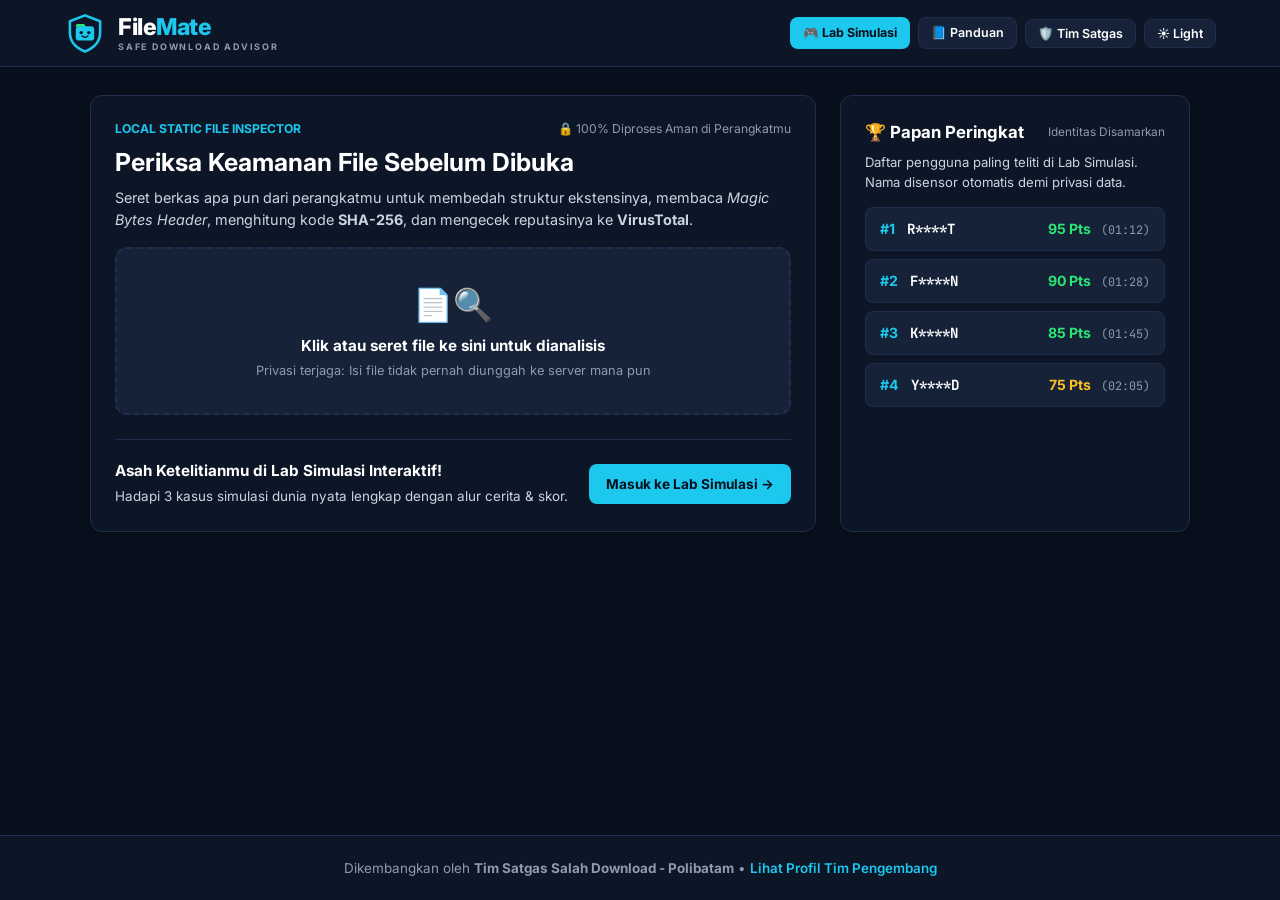
<file: page/index.html>
<!DOCTYPE html>
<html lang="id" data-theme="dark">
<head>
    <meta charset="UTF-8">
    <meta name="viewport" content="width=device-width, initial-scale=1.0">
    <title>FileMate — Safe Download Advisor</title>
    <link rel="stylesheet" href="../tampilan/css/style.css">
</head>
<body>

    <nav class="navbar">
        <a href="index.html" class="filemate-logo">
            <svg width="42" height="42" viewBox="0 0 100 100" xmlns="http://www.w3.org/2000/svg">
                <path class="logo-ShieldPath" d="M50 8 L86 22 V48 C86 71 70 86 50 94 C30 86 14 71 14 48 V22 L50 8 Z" stroke-width="6" stroke-linejoin="round"/>
                <path class="logo-FolderTab" d="M28 33 C28 30.5 30 28.5 32.5 28.5 H46 C48 28.5 49.5 30 50.5 32 L52 35 H28 V33 Z"/>
                <rect class="logo-FolderBody" x="28" y="34" width="44" height="34" rx="8"/>
                <circle class="logo-Eye" cx="41" cy="49" r="4"/>
                <circle class="logo-Eye" cx="59" cy="49" r="4"/>
                <path class="logo-Mouth" d="M43 57 Q50 63 57 57" stroke-width="3.5" stroke-linecap="round"/>
            </svg>
            <div class="logo-text-wrap">
                <div class="logo-title"><span class="part-file">File</span><span class="part-mate">Mate</span></div>
                <div class="logo-subtitle">SAFE DOWNLOAD ADVISOR</div>
            </div>
        </a>
        <div class="nav-actions">
            <a href="play.html" class="btn btn-primary btn-sm">🎮 Lab Simulasi</a>
            <a href="guide.html" class="btn btn-ghost btn-sm">📘 Panduan</a>
            <button class="btn btn-ghost btn-sm" onclick="openTeamCredits()">🛡️ Tim Satgas</button>
            <button class="btn btn-ghost btn-sm" id="themeToggle" onclick="toggleTheme()">☀️ Light</button>
        </div>
    </nav>

    <main class="container">
        <div class="grid-2">
            <div class="panel">
                <div style="display: flex; justify-content: space-between; align-items: center; flex-wrap: wrap; gap: 8px;">
                    <span style="font-size: 0.76rem; font-weight: 700; color: var(--accent); text-transform: uppercase;">
                        Local Static File Inspector
                    </span>
                    <span style="font-size: 0.76rem; color: var(--text-muted);">🔒 100% Diproses Aman di Perangkatmu</span>
                </div>
                <h1 style="font-size: 1.55rem; margin-top: 6px;">Periksa Keamanan File Sebelum Dibuka</h1>
                <p style="color: var(--text-secondary); font-size: 0.9rem; margin-top: 6px;">
                    Seret berkas apa pun dari perangkatmu untuk membedah struktur ekstensinya, membaca <em>Magic Bytes Header</em>, menghitung kode <strong>SHA-256</strong>, dan mengecek reputasinya ke <strong>VirusTotal</strong>.
                </p>

                <div class="dropzone" id="dropzone" onclick="document.getElementById('fileInput').click()">
                    <input type="file" id="fileInput" style="display: none;" onchange="handleLiveFile(this.files[0])">
                    <div style="font-size: 2rem; margin-bottom: 6px;">📄🔍</div>
                    <strong style="display: block; font-size: 0.95rem;">Klik atau seret file ke sini untuk dianalisis</strong>
                    <span style="font-size: 0.8rem; color: var(--text-muted);">Privasi terjaga: Isi file tidak pernah diunggah ke server mana pun</span>
                </div>

                <div id="liveScanResult" style="display: none; margin-top: 20px;">
                    <div class="xray-box">
                        <div class="xray-scanline"></div>
                        <div style="font-size: 0.76rem; color: var(--text-muted); margin-bottom: 6px;">HASIL BEDAH STRUKTUR NAMA &amp; HEADER FILE:</div>
                        <div id="liveXrayName" class="mono" style="font-size: 1.02rem; font-weight: 600; word-break: break-all;"></div>
                        <div id="liveVerdict" style="margin-top: 10px; font-size: 0.88rem; line-height: 1.55;"></div>
                    </div>

                    <div style="background: var(--bg-subtle); padding: 16px; border-radius: 10px; border: 1px solid var(--border-color);">
                        <div style="display: flex; justify-content: space-between; font-size: 0.82rem; color: var(--text-muted); flex-wrap: wrap; gap: 8px;">
                            <span>Ukuran File: <strong id="liveSize" style="color: var(--text-primary);"></strong></span>
                            <span>Tipe MIME: <strong id="liveMime" class="mono" style="color: var(--text-primary);"></strong></span>
                        </div>
                        <div style="margin-top: 10px; font-size: 0.8rem; color: var(--text-muted);">Sidik Jari Digital (SHA-256 Checksum):</div>
                        <div id="liveHash" class="mono" style="font-size: 0.8rem; word-break: break-all; margin-top: 4px; color: var(--accent); font-weight: 600;">Menghitung SHA-256...</div>

                        <div style="margin-top: 14px; padding-top: 12px; border-top: 1px solid var(--border-color);">
                            <label style="font-size: 0.78rem; color: var(--text-secondary); display: block; margin-bottom: 6px;">
                                Punya kode SHA-256 resmi dari website tempatmu mengunduh? Tempel di sini untuk dicocokkan:
                            </label>
                            <input type="text" id="manualOfficialHash" oninput="checkManualHashMatch()" placeholder="Tempel (Paste) SHA-256 resmi di sini..." class="mono" style="width: 100%; padding: 8px 12px; border-radius: 6px; border: 1px solid var(--border-color); background: var(--bg-surface); color: var(--text-primary); font-size: 0.78rem;">
                            <div id="manualHashVerdict" style="margin-top: 6px; font-size: 0.8rem;"></div>
                        </div>

                        <div style="margin-top: 14px; padding-top: 12px; border-top: 1px solid var(--border-color); display: flex; justify-content: space-between; align-items: center; flex-wrap: wrap; gap: 10px;">
                            <span style="font-size: 0.78rem; color: var(--text-muted);">
                                Ingin memastikan apakah isi file ini bersih menurut 70+ mesin Antivirus dunia?
                            </span>
                            <a id="vtLookupBtn" href="https://www.virustotal.com" target="_blank" rel="noopener noreferrer" class="btn btn-ghost btn-sm" style="border-color: var(--accent); color: var(--accent);">
                                🛡️ Cek Hash Ini di VirusTotal &nearr;
                            </a>
                        </div>
                    </div>
                </div>

                <div style="margin-top: 24px; padding-top: 20px; border-top: 1px solid var(--border-color); display: flex; justify-content: space-between; align-items: center; flex-wrap: wrap; gap: 12px;">
                    <div>
                        <strong style="display: block; font-size: 0.95rem;">Asah Ketelitianmu di Lab Simulasi Interaktif!</strong>
                        <span style="font-size: 0.84rem; color: var(--text-secondary);">Hadapi 3 kasus simulasi dunia nyata lengkap dengan alur cerita &amp; skor.</span>
                    </div>
                    <a href="play.html" class="btn btn-primary">
                        Masuk ke Lab Simulasi &rarr;
                    </a>
                </div>
            </div>

            <!-- Kolom Kanan: Leaderboard Bersih (Klik 5x pada judul atau tekan Ctrl+Shift+L untuk akses Maintainer PIN: satgas) -->
            <div class="panel">
                <div style="display: flex; justify-content: space-between; align-items: center; margin-bottom: 8px;">
                    <h2 id="secretAdminTrigger" style="font-size: 1.05rem; user-select: none; cursor: default;" title="Papan Peringkat Ketelitian">🏆 Papan Peringkat</h2>
                    <span style="font-size: 0.74rem; color: var(--text-muted);">Identitas Disamarkan</span>
                </div>
                <p style="font-size: 0.82rem; color: var(--text-secondary); margin-bottom: 14px;">
                    Daftar pengguna paling teliti di Lab Simulasi. Nama disensor otomatis demi privasi data.
                </p>
                <div style="display: flex; flex-direction: column; gap: 8px;" id="homeLeaderboardList"></div>
            </div>
        </div>
    </main>

    <div class="modal-backdrop" id="modalBackdrop">
        <div class="modal-card" id="modalCard">
            <div style="display: flex; justify-content: space-between; align-items: center; border-bottom: 1px solid var(--border-color); padding-bottom: 12px; margin-bottom: 16px;">
                <h3 id="modalTitle" style="font-size: 1.05rem;"></h3>
                <button class="btn btn-ghost btn-sm" onclick="closeModal()">✕</button>
            </div>
            <div id="modalContent"></div>
        </div>
    </div>

    <footer class="site-footer">
        Dikembangkan oleh <strong>Tim Satgas Salah Download - Polibatam</strong> &bull; 
        <a href="javascript:void(0)" onclick="openTeamCredits()" style="color: var(--accent); text-decoration: none; font-weight: 600;">Lihat Profil Tim Pengembang</a>
    </footer>

    <script src="../tampilan/js/scenario_data.js"></script>
    <script src="../tampilan/js/main.js"></script>
</body>
</html>
</file>
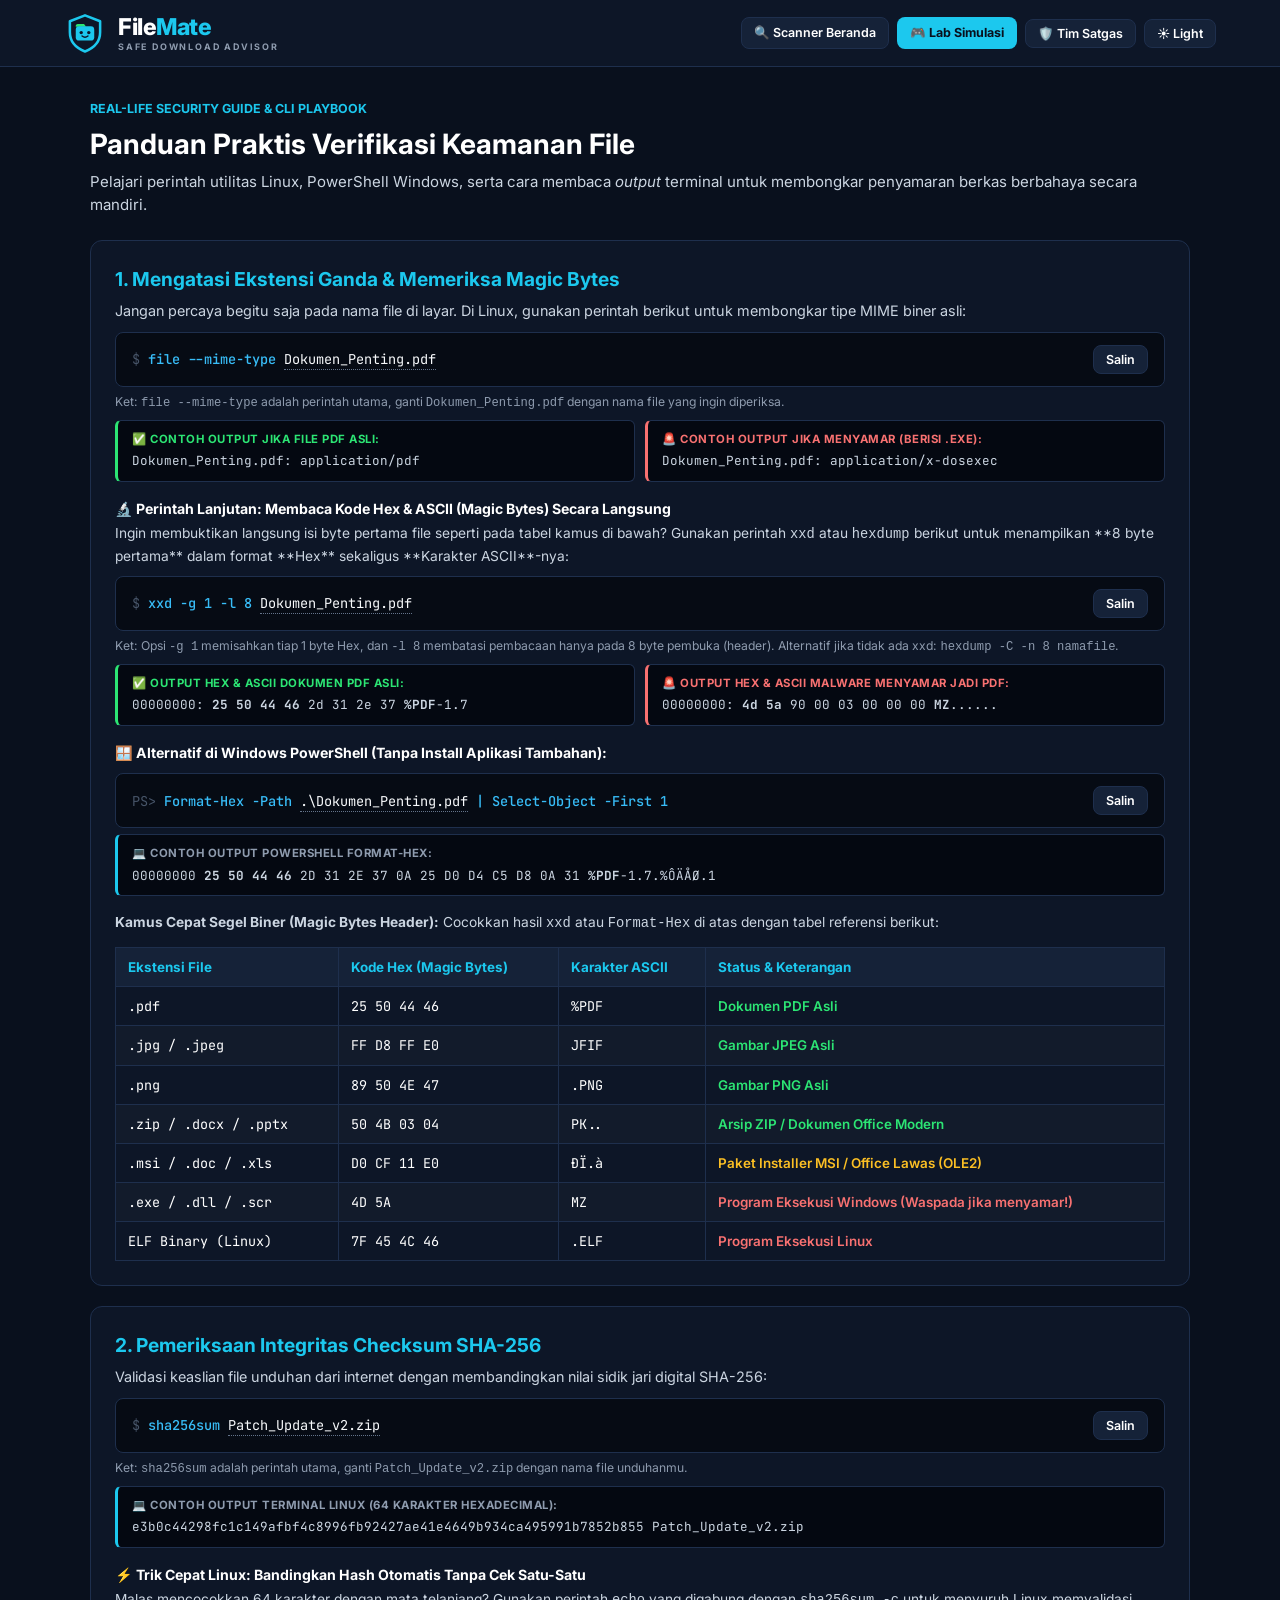
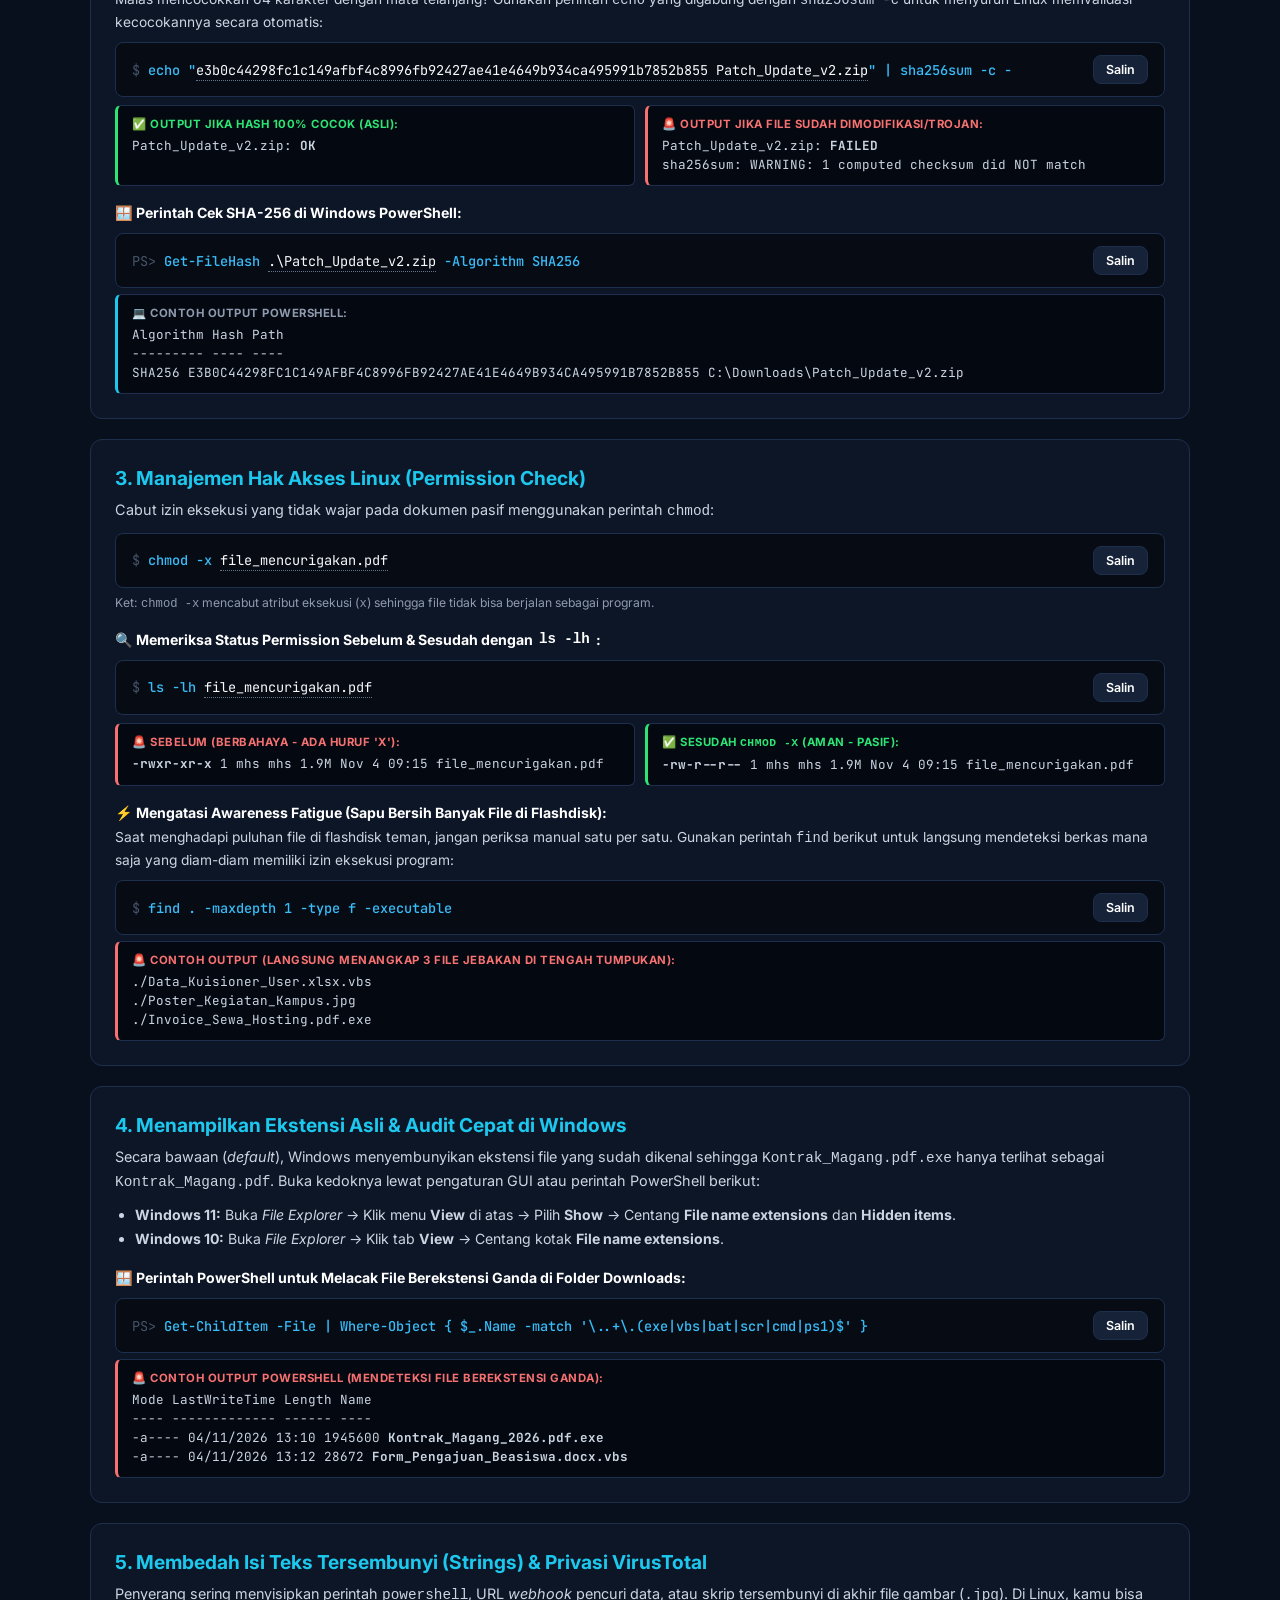
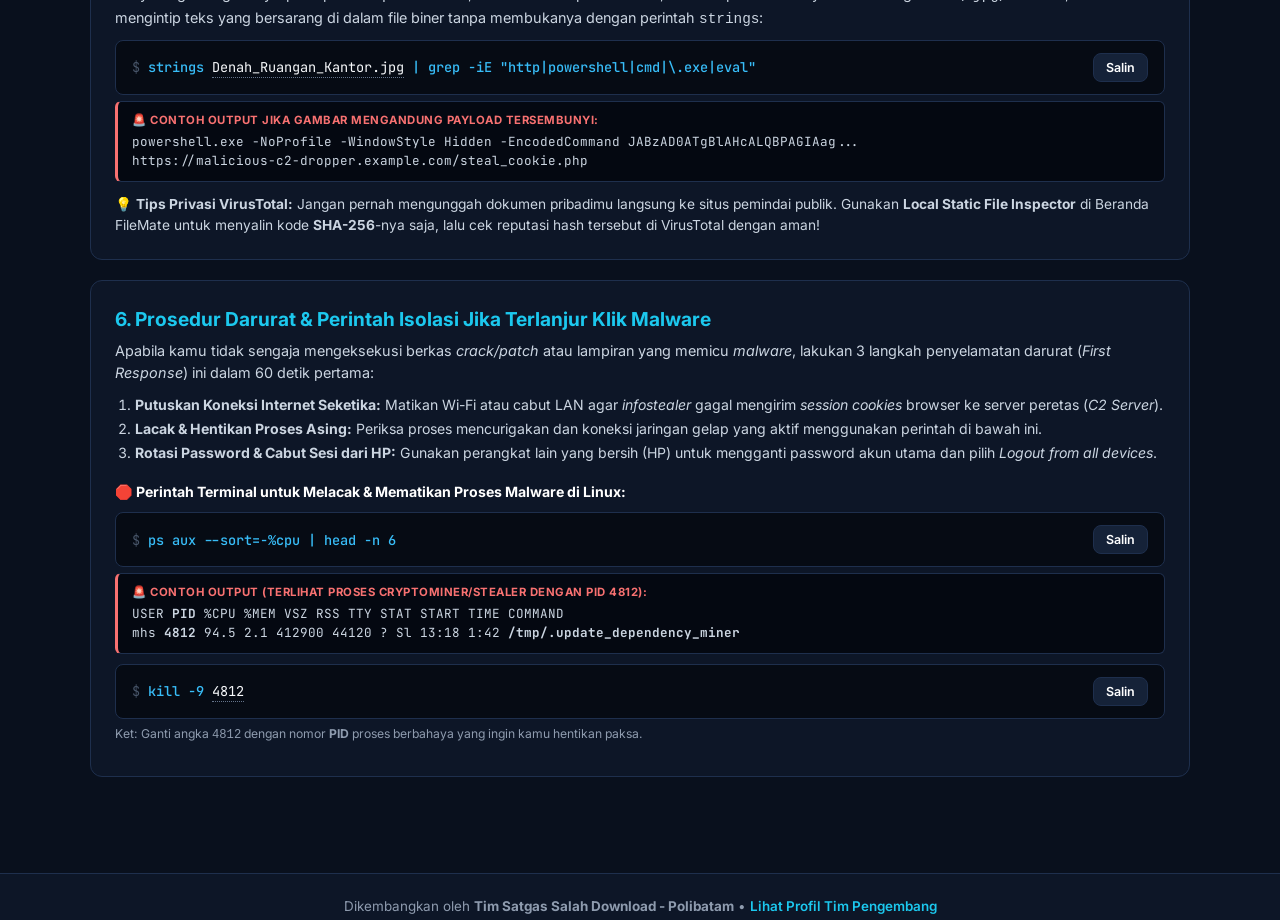
<file: page/guide.html>
<!DOCTYPE html>
<html lang="id" data-theme="dark">
<head>
    <meta charset="UTF-8">
    <meta name="viewport" content="width=device-width, initial-scale=1.0">
    <title>Panduan Verifikasi File — FileMate</title>
    <link rel="stylesheet" href="../tampilan/css/style.css">
    <style>
        .output-grid {
            display: grid;
            grid-template-columns: 1fr 1fr;
            gap: 10px;
            margin: 8px 0 16px 0;
        }
        @media (max-width: 720px) {
            .output-grid {
                grid-template-columns: 1fr;
            }
        }
        .terminal-out-box {
            background: #040811;
            border: 1px solid #1E2F4D;
            border-left: 3px solid var(--accent);
            border-radius: 6px;
            padding: 10px 14px;
            font-family: 'JetBrains Mono', monospace;
            font-size: 0.79rem;
            color: #CBD5E1;
            overflow-x: auto;
            line-height: 1.5;
        }
        .terminal-out-box.safe-out {
            border-left-color: var(--safe);
        }
        .terminal-out-box.danger-out {
            border-left-color: var(--danger);
        }
        .out-label {
            display: block;
            font-family: 'Inter', sans-serif;
            font-size: 0.71rem;
            font-weight: 700;
            text-transform: uppercase;
            letter-spacing: 0.5px;
            margin-bottom: 4px;
            color: var(--text-muted);
        }
        .safe-out .out-label { color: var(--safe); }
        .danger-out .out-label { color: var(--danger); }
        .sub-section-title {
            font-size: 0.88rem;
            font-weight: 700;
            color: var(--text-primary);
            margin-top: 16px;
            margin-bottom: 4px;
            display: flex;
            align-items: center;
            gap: 6px;
        }
    </style>
</head>
<body>

    <nav class="navbar">
        <a href="index.html" class="filemate-logo">
            <svg width="42" height="42" viewBox="0 0 100 100" xmlns="http://www.w3.org/2000/svg">
                <path class="logo-ShieldPath" d="M50 8 L86 22 V48 C86 71 70 86 50 94 C30 86 14 71 14 48 V22 L50 8 Z" stroke-width="6" stroke-linejoin="round"/>
                <path class="logo-FolderTab" d="M28 33 C28 30.5 30 28.5 32.5 28.5 H46 C48 28.5 49.5 30 50.5 32 L52 35 H28 V33 Z"/>
                <rect class="logo-FolderBody" x="28" y="34" width="44" height="34" rx="8"/>
                <circle class="logo-Eye" cx="41" cy="49" r="4"/>
                <circle class="logo-Eye" cx="59" cy="49" r="4"/>
                <path class="logo-Mouth" d="M43 57 Q50 63 57 57" stroke-width="3.5" stroke-linecap="round"/>
            </svg>
            <div class="logo-text-wrap">
                <div class="logo-title"><span class="part-file">File</span><span class="part-mate">Mate</span></div>
                <div class="logo-subtitle">SAFE DOWNLOAD ADVISOR</div>
            </div>
        </a>
        <div class="nav-actions">
            <a href="index.html" class="btn btn-ghost btn-sm">🔍 Scanner Beranda</a>
            <a href="play.html" class="btn btn-primary btn-sm">🎮 Lab Simulasi</a>
            <button class="btn btn-ghost btn-sm" onclick="openTeamCredits()">🛡️ Tim Satgas</button>
            <button class="btn btn-ghost btn-sm" id="themeToggle" onclick="toggleTheme()">☀️ Light</button>
        </div>
    </nav>

    <main class="container">
        <div style="margin-bottom: 24px;">
            <span style="font-size: 0.78rem; font-weight: 700; color: var(--accent); text-transform: uppercase;">Real-Life Security Guide &amp; CLI Playbook</span>
            <h1 style="font-size: 1.75rem; margin-top: 4px;">Panduan Praktis Verifikasi Keamanan File</h1>
            <p style="color: var(--text-secondary); font-size: 0.94rem; margin-top: 6px;">
                Pelajari perintah utilitas Linux, PowerShell Windows, serta cara membaca <em>output</em> terminal untuk membongkar penyamaran berkas berbahaya secara mandiri.
            </p>
        </div>

        <!-- =========================================================
             MODUL 1: EKSTENSI GANDA & MAGIC BYTES (TETAP UTUH + KOMPLEKS)
             ========================================================= -->
        <div class="guide-card">
            <h2 style="font-size: 1.2rem; color: var(--accent);">1. Mengatasi Ekstensi Ganda &amp; Memeriksa Magic Bytes</h2>
            <p style="font-size: 0.9rem; color: var(--text-secondary); margin-top: 6px;">
                Jangan percaya begitu saja pada nama file di layar. Di Linux, gunakan perintah berikut untuk membongkar tipe MIME biner asli:
            </p>

            <!-- Perintah 1A: file --mime-type (Utuh Sesuai Laporan) -->
            <div class="cmd-box mono">
                <div>
                    <span class="cmd-prompt">$</span><span class="cmd-verb">file --mime-type</span> <span class="cmd-arg">Dokumen_Penting.pdf</span>
                </div>
                <button class="btn btn-ghost btn-sm" onclick="copyGuideCommand('file --mime-type Dokumen_Penting.pdf', 'Dokumen_Penting.pdf')">Salin</button>
            </div>
            <div class="cmd-hint">Ket: <code>file --mime-type</code> adalah perintah utama, ganti <code>Dokumen_Penting.pdf</code> dengan nama file yang ingin diperiksa.</div>

            <div class="output-grid">
                <div class="terminal-out-box safe-out">
                    <span class="out-label">✅ Contoh Output Jika File PDF Asli:</span>
                    Dokumen_Penting.pdf: application/pdf
                </div>
                <div class="terminal-out-box danger-out">
                    <span class="out-label">🚨 Contoh Output Jika Menyamar (Berisi .EXE):</span>
                    Dokumen_Penting.pdf: application/x-dosexec
                </div>
            </div>

            <!-- Perintah 1B: Melihat Hex & Karakter ASCII Persis Seperti di Tabel Kamus -->
            <div class="sub-section-title">🔬 Perintah Lanjutan: Membaca Kode Hex &amp; ASCII (Magic Bytes) Secara Langsung</div>
            <p style="font-size: 0.86rem; color: var(--text-secondary);">
                Ingin membuktikan langsung isi byte pertama file seperti pada tabel kamus di bawah? Gunakan perintah <code>xxd</code> atau <code>hexdump</code> berikut untuk menampilkan **8 byte pertama** dalam format **Hex** sekaligus **Karakter ASCII**-nya:
            </p>

            <div class="cmd-box mono">
                <div>
                    <span class="cmd-prompt">$</span><span class="cmd-verb">xxd -g 1 -l 8</span> <span class="cmd-arg">Dokumen_Penting.pdf</span>
                </div>
                <button class="btn btn-ghost btn-sm" onclick="copyGuideCommand('xxd -g 1 -l 8 Dokumen_Penting.pdf', 'Dokumen_Penting.pdf')">Salin</button>
            </div>
            <div class="cmd-hint">Ket: Opsi <code>-g 1</code> memisahkan tiap 1 byte Hex, dan <code>-l 8</code> membatasi pembacaan hanya pada 8 byte pembuka (header). Alternatif jika tidak ada xxd: <code>hexdump -C -n 8 namafile</code>.</div>

            <div class="output-grid">
                <div class="terminal-out-box safe-out">
                    <span class="out-label">✅ Output Hex &amp; ASCII Dokumen PDF Asli:</span>
                    00000000: <strong>25 50 44 46</strong> 2d 31 2e 37  <strong>%PDF</strong>-1.7
                </div>
                <div class="terminal-out-box danger-out">
                    <span class="out-label">🚨 Output Hex &amp; ASCII Malware Menyamar Jadi PDF:</span>
                    00000000: <strong>4d 5a</strong> 90 00 03 00 00 00  <strong>MZ</strong>......
                </div>
            </div>

            <!-- Perintah 1C: Versi Windows PowerShell untuk Cek Magic Bytes -->
            <div class="sub-section-title">🪟 Alternatif di Windows PowerShell (Tanpa Install Aplikasi Tambahan):</div>
            <div class="cmd-box mono">
                <div>
                    <span class="cmd-prompt">PS&gt;</span><span class="cmd-verb">Format-Hex -Path</span> <span class="cmd-arg">.\Dokumen_Penting.pdf</span> <span class="cmd-verb">| Select-Object -First 1</span>
                </div>
                <button class="btn btn-ghost btn-sm" onclick="copyGuideCommand('Format-Hex -Path .\\Dokumen_Penting.pdf | Select-Object -First 1', '.\\Dokumen_Penting.pdf')">Salin</button>
            </div>
            <div class="terminal-out-box" style="margin-bottom: 16px;">
                <span class="out-label">💻 Contoh Output PowerShell Format-Hex:</span>
                00000000   <strong>25 50 44 46</strong> 2D 31 2E 37 0A 25 D0 D4 C5 D8 0A 31  <strong>%PDF</strong>-1.7.%ÔÄÅØ.1
            </div>

            <p style="font-size: 0.86rem; color: var(--text-secondary); margin-top: 14px;">
                <strong>Kamus Cepat Segel Biner (Magic Bytes Header):</strong> Cocokkan hasil <code>xxd</code> atau <code>Format-Hex</code> di atas dengan tabel referensi berikut:
            </p>
            <table class="magic-table">
                <thead>
                    <tr>
                        <th>Ekstensi File</th>
                        <th>Kode Hex (Magic Bytes)</th>
                        <th>Karakter ASCII</th>
                        <th>Status &amp; Keterangan</th>
                    </tr>
                </thead>
                <tbody>
                    <tr>
                        <td class="mono">.pdf</td>
                        <td class="mono">25 50 44 46</td>
                        <td class="mono">%PDF</td>
                        <td><span style="color: var(--safe); font-weight: 600;">Dokumen PDF Asli</span></td>
                    </tr>
                    <tr>
                        <td class="mono">.jpg / .jpeg</td>
                        <td class="mono">FF D8 FF E0</td>
                        <td class="mono">JFIF</td>
                        <td><span style="color: var(--safe); font-weight: 600;">Gambar JPEG Asli</span></td>
                    </tr>
                    <tr>
                        <td class="mono">.png</td>
                        <td class="mono">89 50 4E 47</td>
                        <td class="mono">.PNG</td>
                        <td><span style="color: var(--safe); font-weight: 600;">Gambar PNG Asli</span></td>
                    </tr>
                    <tr>
                        <td class="mono">.zip / .docx / .pptx</td>
                        <td class="mono">50 4B 03 04</td>
                        <td class="mono">PK..</td>
                        <td><span style="color: var(--safe); font-weight: 600;">Arsip ZIP / Dokumen Office Modern</span></td>
                    </tr>
                    <tr>
                        <td class="mono">.msi / .doc / .xls</td>
                        <td class="mono">D0 CF 11 E0</td>
                        <td class="mono">ÐÏ.à</td>
                        <td><span style="color: var(--warning); font-weight: 600;">Paket Installer MSI / Office Lawas (OLE2)</span></td>
                    </tr>
                    <tr>
                        <td class="mono">.exe / .dll / .scr</td>
                        <td class="mono">4D 5A</td>
                        <td class="mono">MZ</td>
                        <td><span style="color: var(--danger); font-weight: 600;">Program Eksekusi Windows (Waspada jika menyamar!)</span></td>
                    </tr>
                    <tr>
                        <td class="mono">ELF Binary (Linux)</td>
                        <td class="mono">7F 45 4C 46</td>
                        <td class="mono">.ELF</td>
                        <td><span style="color: var(--danger); font-weight: 600;">Program Eksekusi Linux</span></td>
                    </tr>
                </tbody>
            </table>
        </div>

        <!-- =========================================================
             MODUL 2: CHECKSUM SHA-256 (TETAP UTUH + KOMPLEKS)
             ========================================================= -->
        <div class="guide-card">
            <h2 style="font-size: 1.2rem; color: var(--accent);">2. Pemeriksaan Integritas Checksum SHA-256</h2>
            <p style="font-size: 0.9rem; color: var(--text-secondary); margin-top: 6px;">
                Validasi keaslian file unduhan dari internet dengan membandingkan nilai sidik jari digital SHA-256:
            </p>

            <!-- Perintah 2A: sha256sum (Utuh Sesuai Laporan) -->
            <div class="cmd-box mono">
                <div>
                    <span class="cmd-prompt">$</span><span class="cmd-verb">sha256sum</span> <span class="cmd-arg">Patch_Update_v2.zip</span>
                </div>
                <button class="btn btn-ghost btn-sm" onclick="copyGuideCommand('sha256sum Patch_Update_v2.zip', 'Patch_Update_v2.zip')">Salin</button>
            </div>
            <div class="cmd-hint">Ket: <code>sha256sum</code> adalah perintah utama, ganti <code>Patch_Update_v2.zip</code> dengan nama file unduhanmu.</div>

            <div class="terminal-out-box" style="margin-bottom: 14px;">
                <span class="out-label">💻 Contoh Output Terminal Linux (64 Karakter Hexadecimal):</span>
                e3b0c44298fc1c149afbf4c8996fb92427ae41e4649b934ca495991b7852b855  Patch_Update_v2.zip
            </div>

            <!-- Perintah 2B: Verifikasi Otomatis Tanpa Baca Manual Mata -->
            <div class="sub-section-title">⚡ Trik Cepat Linux: Bandingkan Hash Otomatis Tanpa Cek Satu-Satu</div>
            <p style="font-size: 0.86rem; color: var(--text-secondary);">
                Malas mencocokkan 64 karakter dengan mata telanjang? Gunakan perintah <code>echo</code> yang digabung dengan <code>sha256sum -c</code> untuk menyuruh Linux memvalidasi kecocokannya secara otomatis:
            </p>
            <div class="cmd-box mono">
                <div>
                    <span class="cmd-prompt">$</span><span class="cmd-verb">echo "</span><span class="cmd-arg">e3b0c44298fc1c149afbf4c8996fb92427ae41e4649b934ca495991b7852b855  Patch_Update_v2.zip</span><span class="cmd-verb">" | sha256sum -c -</span>
                </div>
                <button class="btn btn-ghost btn-sm" onclick="copyGuideCommand('echo &quot;e3b0c44298fc1c149afbf4c8996fb92427ae41e4649b934ca495991b7852b855  Patch_Update_v2.zip&quot; | sha256sum -c -', 'Patch_Update_v2.zip')">Salin</button>
            </div>
            <div class="output-grid">
                <div class="terminal-out-box safe-out">
                    <span class="out-label">✅ Output Jika Hash 100% Cocok (Asli):</span>
                    Patch_Update_v2.zip: <strong>OK</strong>
                </div>
                <div class="terminal-out-box danger-out">
                    <span class="out-label">🚨 Output Jika File Sudah Dimodifikasi/Trojan:</span>
                    Patch_Update_v2.zip: <strong>FAILED</strong><br>
                    sha256sum: WARNING: 1 computed checksum did NOT match
                </div>
            </div>

            <!-- Perintah 2C: Windows PowerShell -->
            <div class="sub-section-title">🪟 Perintah Cek SHA-256 di Windows PowerShell:</div>
            <div class="cmd-box mono">
                <div>
                    <span class="cmd-prompt">PS&gt;</span><span class="cmd-verb">Get-FileHash</span> <span class="cmd-arg">.\Patch_Update_v2.zip</span> <span class="cmd-verb">-Algorithm SHA256</span>
                </div>
                <button class="btn btn-ghost btn-sm" onclick="copyGuideCommand('Get-FileHash .\\Patch_Update_v2.zip -Algorithm SHA256', '.\\Patch_Update_v2.zip')">Salin</button>
            </div>
            <div class="terminal-out-box">
                <span class="out-label">💻 Contoh Output PowerShell:</span>
                Algorithm       Hash                                                                   Path<br>
                ---------       ----                                                                   ----<br>
                SHA256          E3B0C44298FC1C149AFBF4C8996FB92427AE41E4649B934CA495991B7852B855       C:\Downloads\Patch_Update_v2.zip
            </div>
        </div>

        <!-- =========================================================
             MODUL 3: FILE PERMISSION LINUX (TETAP UTUH + KOMPLEKS)
             ========================================================= -->
        <div class="guide-card">
            <h2 style="font-size: 1.2rem; color: var(--accent);">3. Manajemen Hak Akses Linux (Permission Check)</h2>
            <p style="font-size: 0.9rem; color: var(--text-secondary); margin-top: 6px;">
                Cabut izin eksekusi yang tidak wajar pada dokumen pasif menggunakan perintah <code>chmod</code>:
            </p>

            <!-- Perintah 3A: chmod -x (Utuh Sesuai Laporan) -->
            <div class="cmd-box mono">
                <div>
                    <span class="cmd-prompt">$</span><span class="cmd-verb">chmod -x</span> <span class="cmd-arg">file_mencurigakan.pdf</span>
                </div>
                <button class="btn btn-ghost btn-sm" onclick="copyGuideCommand('chmod -x file_mencurigakan.pdf', 'file_mencurigakan.pdf')">Salin</button>
            </div>
            <div class="cmd-hint">Ket: <code>chmod -x</code> mencabut atribut eksekusi (<code>x</code>) sehingga file tidak bisa berjalan sebagai program.</div>

            <!-- Perintah 3B: Melihat Izin File dengan ls -lh -->
            <div class="sub-section-title">🔍 Memeriksa Status Permission Sebelum &amp; Sesudah dengan <code>ls -lh</code>:</div>
            <div class="cmd-box mono">
                <div>
                    <span class="cmd-prompt">$</span><span class="cmd-verb">ls -lh</span> <span class="cmd-arg">file_mencurigakan.pdf</span>
                </div>
                <button class="btn btn-ghost btn-sm" onclick="copyGuideCommand('ls -lh file_mencurigakan.pdf', 'file_mencurigakan.pdf')">Salin</button>
            </div>
            <div class="output-grid">
                <div class="terminal-out-box danger-out">
                    <span class="out-label">🚨 Sebelum (Berbahaya - Ada Huruf 'x'):</span>
                    <strong>-rwxr-xr-x</strong> 1 mhs mhs 1.9M Nov 4 09:15 file_mencurigakan.pdf
                </div>
                <div class="terminal-out-box safe-out">
                    <span class="out-label">✅ Sesudah <code>chmod -x</code> (Aman - Pasif):</span>
                    <strong>-rw-r--r--</strong> 1 mhs mhs 1.9M Nov 4 09:15 file_mencurigakan.pdf
                </div>
            </div>

            <!-- Perintah 3C: Awareness Fatigue Find -->
            <div class="sub-section-title">⚡ Mengatasi Awareness Fatigue (Sapu Bersih Banyak File di Flashdisk):</div>
            <p style="font-size: 0.86rem; color: var(--text-secondary);">
                Saat menghadapi puluhan file di flashdisk teman, jangan periksa manual satu per satu. Gunakan perintah <code>find</code> berikut untuk langsung mendeteksi berkas mana saja yang diam-diam memiliki izin eksekusi program:
            </p>
            <div class="cmd-box mono">
                <div>
                    <span class="cmd-prompt">$</span><span class="cmd-verb">find . -maxdepth 1 -type f -executable</span>
                </div>
                <button class="btn btn-ghost btn-sm" onclick="copyGuideCommand('find . -maxdepth 1 -type f -executable', null)">Salin</button>
            </div>
            <div class="terminal-out-box danger-out">
                <span class="out-label">🚨 Contoh Output (Langsung Menangkap 3 File Jebakan di Tengah Tumpukan):</span>
                ./Data_Kuisioner_User.xlsx.vbs<br>
                ./Poster_Kegiatan_Kampus.jpg<br>
                ./Invoice_Sewa_Hosting.pdf.exe
            </div>
        </div>

        <!-- =========================================================
             MODUL 4: PENGATURAN WAJIB WINDOWS EXPLORER & CMD
             ========================================================= -->
        <div class="guide-card">
            <h2 style="font-size: 1.2rem; color: var(--accent);">4. Menampilkan Ekstensi Asli &amp; Audit Cepat di Windows</h2>
            <p style="font-size: 0.9rem; color: var(--text-secondary); margin-top: 6px;">
                Secara bawaan (<em>default</em>), Windows menyembunyikan ekstensi file yang sudah dikenal sehingga <code>Kontrak_Magang.pdf.exe</code> hanya terlihat sebagai <code>Kontrak_Magang.pdf</code>. Buka kedoknya lewat pengaturan GUI atau perintah PowerShell berikut:
            </p>
            <ul style="font-size: 0.88rem; color: var(--text-secondary); margin-top: 10px; padding-left: 20px; line-height: 1.7;">
                <li><strong>Windows 11:</strong> Buka <em>File Explorer</em> &rarr; Klik menu <strong>View</strong> di atas &rarr; Pilih <strong>Show</strong> &rarr; Centang <strong>File name extensions</strong> dan <strong>Hidden items</strong>.</li>
                <li><strong>Windows 10:</strong> Buka <em>File Explorer</em> &rarr; Klik tab <strong>View</strong> &rarr; Centang kotak <strong>File name extensions</strong>.</li>
            </ul>

            <div class="sub-section-title">🪟 Perintah PowerShell untuk Melacak File Berekstensi Ganda di Folder Downloads:</div>
            <div class="cmd-box mono">
                <div>
                    <span class="cmd-prompt">PS&gt;</span><span class="cmd-verb">Get-ChildItem -File | Where-Object { $_.Name -match '\..+\.(exe|vbs|bat|scr|cmd|ps1)$' }</span>
                </div>
                <button class="btn btn-ghost btn-sm" onclick="copyGuideCommand('Get-ChildItem -File | Where-Object { $_.Name -match \'\\..+\\.(exe|vbs|bat|scr|cmd|ps1)$\' }', null)">Salin</button>
            </div>
            <div class="terminal-out-box danger-out">
                <span class="out-label">🚨 Contoh Output PowerShell (Mendeteksi File Berekstensi Ganda):</span>
                Mode                 LastWriteTime         Length Name<br>
                ----                 -------------         ------ ----<br>
                -a----        04/11/2026     13:10        1945600 <strong>Kontrak_Magang_2026.pdf.exe</strong><br>
                -a----        04/11/2026     13:12          28672 <strong>Form_Pengajuan_Beasiswa.docx.vbs</strong>
            </div>
        </div>

        <!-- =========================================================
             MODUL 5: INSPEKSI ISI STRING MENCURIGAKAN & VIRUSTOTAL
             ========================================================= -->
        <div class="guide-card">
            <h2 style="font-size: 1.2rem; color: var(--accent);">5. Membedah Isi Teks Tersembunyi (Strings) &amp; Privasi VirusTotal</h2>
            <p style="font-size: 0.9rem; color: var(--text-secondary); margin-top: 6px;">
                Penyerang sering menyisipkan perintah <code>powershell</code>, URL <em>webhook</em> pencuri data, atau skrip tersembunyi di akhir file gambar (<code>.jpg</code>). Di Linux, kamu bisa mengintip teks yang bersarang di dalam file biner tanpa membukanya dengan perintah <code>strings</code>:
            </p>
            <div class="cmd-box mono">
                <div>
                    <span class="cmd-prompt">$</span><span class="cmd-verb">strings</span> <span class="cmd-arg">Denah_Ruangan_Kantor.jpg</span> <span class="cmd-verb">| grep -iE "http|powershell|cmd|\.exe|eval"</span>
                </div>
                <button class="btn btn-ghost btn-sm" onclick="copyGuideCommand('strings Denah_Ruangan_Kantor.jpg | grep -iE &quot;http|powershell|cmd|\\.exe|eval&quot;', 'Denah_Ruangan_Kantor.jpg')">Salin</button>
            </div>
            <div class="terminal-out-box danger-out" style="margin-bottom: 12px;">
                <span class="out-label">🚨 Contoh Output Jika Gambar Mengandung Payload Tersembunyi:</span>
                powershell.exe -NoProfile -WindowStyle Hidden -EncodedCommand JABzAD0ATgBlAHcALQBPAGIAag...<br>
                https://malicious-c2-dropper.example.com/steal_cookie.php
            </div>
            <p style="font-size: 0.86rem; color: var(--text-secondary);">
                💡 <strong>Tips Privasi VirusTotal:</strong> Jangan pernah mengunggah dokumen pribadimu langsung ke situs pemindai publik. Gunakan <strong>Local Static File Inspector</strong> di Beranda FileMate untuk menyalin kode <strong>SHA-256</strong>-nya saja, lalu cek reputasi hash tersebut di VirusTotal dengan aman!
            </p>
        </div>

        <!-- =========================================================
             MODUL 6: TANGGAP INSIDEN PERTAMA + COMMAND TERMINASI PROSES
             ========================================================= -->
        <div class="guide-card">
            <h2 style="font-size: 1.2rem; color: var(--accent);">6. Prosedur Darurat &amp; Perintah Isolasi Jika Terlanjur Klik Malware</h2>
            <p style="font-size: 0.9rem; color: var(--text-secondary); margin-top: 6px;">
                Apabila kamu tidak sengaja mengeksekusi berkas <em>crack/patch</em> atau lampiran yang memicu <em>malware</em>, lakukan 3 langkah penyelamatan darurat (<em>First Response</em>) ini dalam 60 detik pertama:
            </p>
            <ol style="font-size: 0.88rem; color: var(--text-secondary); margin-top: 10px; padding-left: 20px; line-height: 1.7;">
                <li><strong>Putuskan Koneksi Internet Seketika:</strong> Matikan Wi-Fi atau cabut LAN agar <em>infostealer</em> gagal mengirim <em>session cookies</em> browser ke server peretas (<em>C2 Server</em>).</li>
                <li><strong>Lacak &amp; Hentikan Proses Asing:</strong> Periksa proses mencurigakan dan koneksi jaringan gelap yang aktif menggunakan perintah di bawah ini.</li>
                <li><strong>Rotasi Password &amp; Cabut Sesi dari HP:</strong> Gunakan perangkat lain yang bersih (HP) untuk mengganti password akun utama dan pilih <em>Logout from all devices</em>.</li>
            </ol>

            <div class="sub-section-title">🛑 Perintah Terminal untuk Melacak &amp; Mematikan Proses Malware di Linux:</div>
            <div class="cmd-box mono">
                <div>
                    <span class="cmd-prompt">$</span><span class="cmd-verb">ps aux --sort=-%cpu | head -n 6</span>
                </div>
                <button class="btn btn-ghost btn-sm" onclick="copyGuideCommand('ps aux --sort=-%cpu | head -n 6', null)">Salin</button>
            </div>
            <div class="terminal-out-box danger-out">
                <span class="out-label">🚨 Contoh Output (Terlihat Proses Cryptominer/Stealer dengan PID 4812):</span>
                USER       <strong>PID</strong> %CPU %MEM    VSZ   RSS TTY      STAT START   TIME COMMAND<br>
                mhs       <strong>4812</strong> 94.5  2.1 412900 44120 ?        Sl   13:18   1:42 <strong>/tmp/.update_dependency_miner</strong>
            </div>

            <div class="cmd-box mono">
                <div>
                    <span class="cmd-prompt">$</span><span class="cmd-verb">kill -9</span> <span class="cmd-arg">4812</span>
                </div>
                <button class="btn btn-ghost btn-sm" onclick="copyGuideCommand('kill -9 4812', '4812')">Salin</button>
            </div>
            <div class="cmd-hint">Ket: Ganti angka <code>4812</code> dengan nomor <strong>PID</strong> proses berbahaya yang ingin kamu hentikan paksa.</div>
        </div>
    </main>

    <div class="modal-backdrop" id="modalBackdrop">
        <div class="modal-card" id="modalCard">
            <div style="display: flex; justify-content: space-between; align-items: center; border-bottom: 1px solid var(--border-color); padding-bottom: 12px; margin-bottom: 16px;">
                <h3 id="modalTitle" style="font-size: 1.05rem;"></h3>
                <button class="btn btn-ghost btn-sm" onclick="closeModal()">✕</button>
            </div>
            <div id="modalContent"></div>
        </div>
    </div>

    <footer class="site-footer">
        Dikembangkan oleh <strong>Tim Satgas Salah Download - Polibatam</strong> &bull; 
        <a href="javascript:void(0)" onclick="openTeamCredits()" style="color: var(--accent); text-decoration: none; font-weight: 600;">Lihat Profil Tim Pengembang</a>
    </footer>

    <script src="../tampilan/js/scenario_data.js"></script>
    <script src="../tampilan/js/main.js"></script>
</body>
</html>
</file>
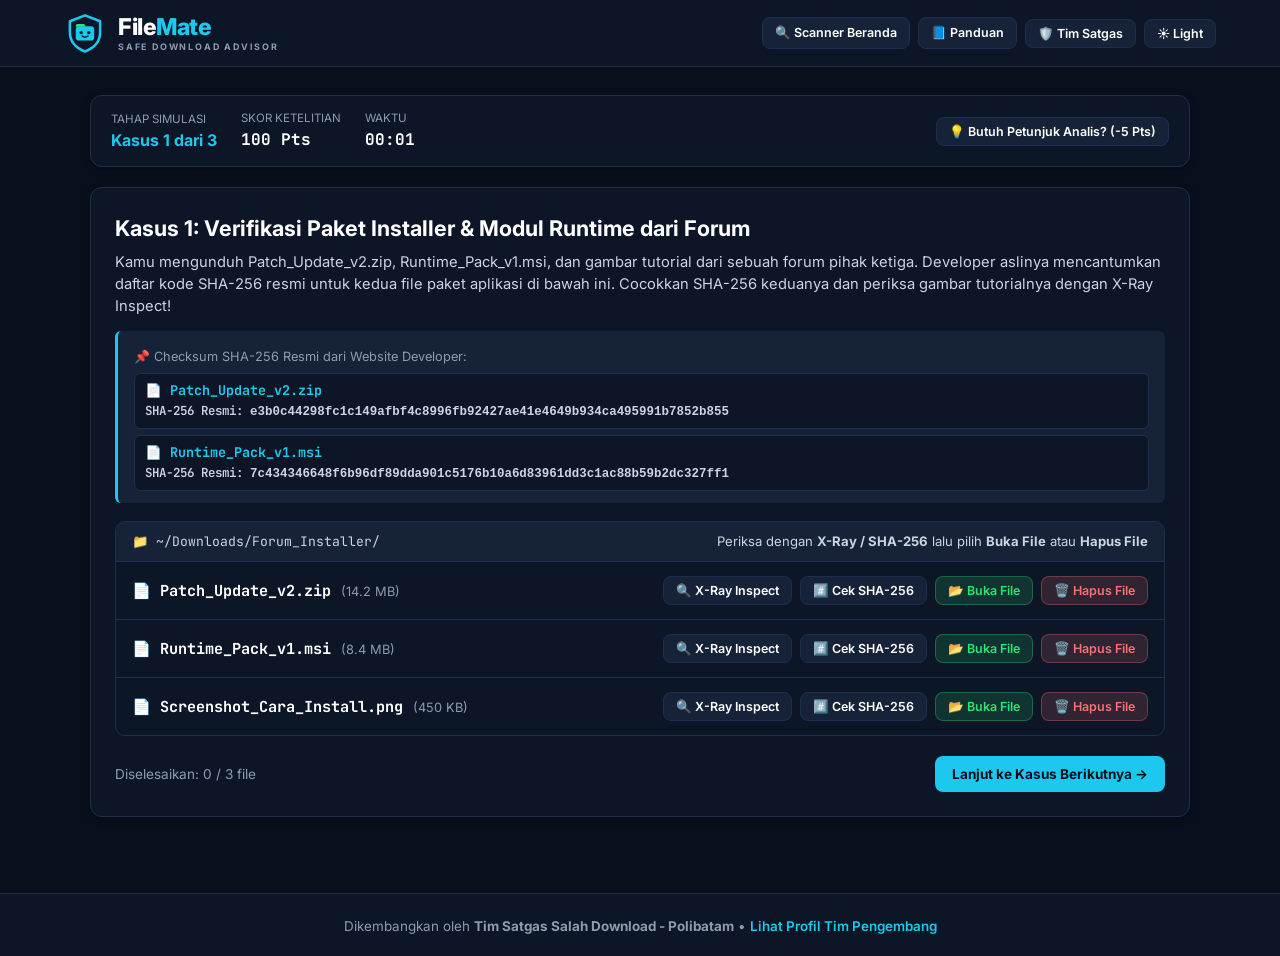
<file: page/play.html>
<!DOCTYPE html>
<html lang="id" data-theme="dark">
<head>
    <meta charset="UTF-8">
    <meta name="viewport" content="width=device-width, initial-scale=1.0">
    <title>Lab Simulasi — FileMate</title>
    <link rel="stylesheet" href="../tampilan/css/style.css">
</head>
<body>

    <nav class="navbar">
        <a href="index.html" class="filemate-logo">
            <svg width="42" height="42" viewBox="0 0 100 100" xmlns="http://www.w3.org/2000/svg">
                <path class="logo-ShieldPath" d="M50 8 L86 22 V48 C86 71 70 86 50 94 C30 86 14 71 14 48 V22 L50 8 Z" stroke-width="6" stroke-linejoin="round"/>
                <path class="logo-FolderTab" d="M28 33 C28 30.5 30 28.5 32.5 28.5 H46 C48 28.5 49.5 30 50.5 32 L52 35 H28 V33 Z"/>
                <rect class="logo-FolderBody" x="28" y="34" width="44" height="34" rx="8"/>
                <circle class="logo-Eye" cx="41" cy="49" r="4"/>
                <circle class="logo-Eye" cx="59" cy="49" r="4"/>
                <path class="logo-Mouth" d="M43 57 Q50 63 57 57" stroke-width="3.5" stroke-linecap="round"/>
            </svg>
            <div class="logo-text-wrap">
                <div class="logo-title"><span class="part-file">File</span><span class="part-mate">Mate</span></div>
                <div class="logo-subtitle">SAFE DOWNLOAD ADVISOR</div>
            </div>
        </a>
        <div class="nav-actions">
            <a href="index.html" class="btn btn-ghost btn-sm">🔍 Scanner Beranda</a>
            <a href="guide.html" class="btn btn-ghost btn-sm">📘 Panduan</a>
            <button class="btn btn-ghost btn-sm" onclick="openTeamCredits()">🛡️ Tim Satgas</button>
            <button class="btn btn-ghost btn-sm" id="themeToggle" onclick="toggleTheme()">☀️ Light</button>
        </div>
    </nav>

    <main class="container">
        
        <div class="panel" style="padding: 14px 20px; margin-bottom: 20px; display: flex; justify-content: space-between; align-items: center; flex-wrap: wrap; gap: 12px;">
            <div style="display: flex; gap: 24px; align-items: center;">
                <div>
                    <span style="font-size: 0.72rem; color: var(--text-muted); display: block;">TAHAP SIMULASI</span>
                    <strong id="stageIndicator" style="color: var(--accent);">Kasus 1 dari 3</strong>
                </div>
                <div>
                    <span style="font-size: 0.72rem; color: var(--text-muted); display: block;">SKOR KETELITIAN</span>
                    <strong id="scoreIndicator" class="mono">100 Pts</strong>
                </div>
                <div>
                    <span style="font-size: 0.72rem; color: var(--text-muted); display: block;">WAKTU</span>
                    <strong id="timerIndicator" class="mono">00:00</strong>
                </div>
            </div>
            <div>
                <button class="btn btn-ghost btn-sm" onclick="showHint()">
                    💡 Butuh Petunjuk Analis? (-5 Pts)
                </button>
            </div>
        </div>

        <div class="panel" id="sandboxPanel">
            <h2 id="caseTitle" style="font-size: 1.35rem;"></h2>
            <p id="caseStory" style="color: var(--text-secondary); font-size: 0.92rem; margin-top: 6px;"></p>

            <div id="officialHashBox" style="display: none; margin-top: 14px; padding: 12px 16px; background: var(--bg-subtle); border-left: 3px solid var(--accent); border-radius: 6px;">
                <span style="font-size: 0.8rem; color: var(--text-muted);">📌 Checksum SHA-256 Resmi dari Website Developer:</span>
                <div id="officialHashValue" class="mono" style="font-size: 0.84rem; margin-top: 4px; word-break: break-all; font-weight: 600;"></div>
            </div>

            <div class="explorer-frame">
                <div class="explorer-header">
                    <span class="mono" id="folderPath"></span>
                    <span>Periksa dengan <strong>X-Ray / SHA-256</strong> lalu pilih <strong>Buka File</strong> atau <strong>Hapus File</strong></span>
                </div>
                <div id="fileRowsContainer"></div>
            </div>

            <div class="feedback-drawer" id="feedbackDrawer"></div>

            <div style="margin-top: 20px; display: flex; justify-content: space-between; align-items: center;">
                <span id="progressStatus" style="font-size: 0.85rem; color: var(--text-muted);"></span>
                <button class="btn btn-primary" id="btnNextStage" onclick="nextScenario()">
                    Lanjut ke Kasus Berikutnya &rarr;
                </button>
            </div>
        </div>

    </main>

    <div class="modal-backdrop" id="modalBackdrop">
        <div class="modal-card" id="modalCard">
            <div style="display: flex; justify-content: space-between; align-items: center; border-bottom: 1px solid var(--border-color); padding-bottom: 12px; margin-bottom: 16px;">
                <h3 id="modalTitle" style="font-size: 1.05rem;"></h3>
                <button class="btn btn-ghost btn-sm" onclick="closeModal()">✕</button>
            </div>
            <div id="modalContent"></div>
        </div>
    </div>

    <footer class="site-footer">
        Dikembangkan oleh <strong>Tim Satgas Salah Download - Polibatam</strong> &bull; 
        <a href="javascript:void(0)" onclick="openTeamCredits()" style="color: var(--accent); text-decoration: none; font-weight: 600;">Lihat Profil Tim Pengembang</a>
    </footer>

    <script src="../tampilan/js/scenario_data.js"></script>
    <script src="../tampilan/js/main.js"></script>
</body>
</html>
</file>
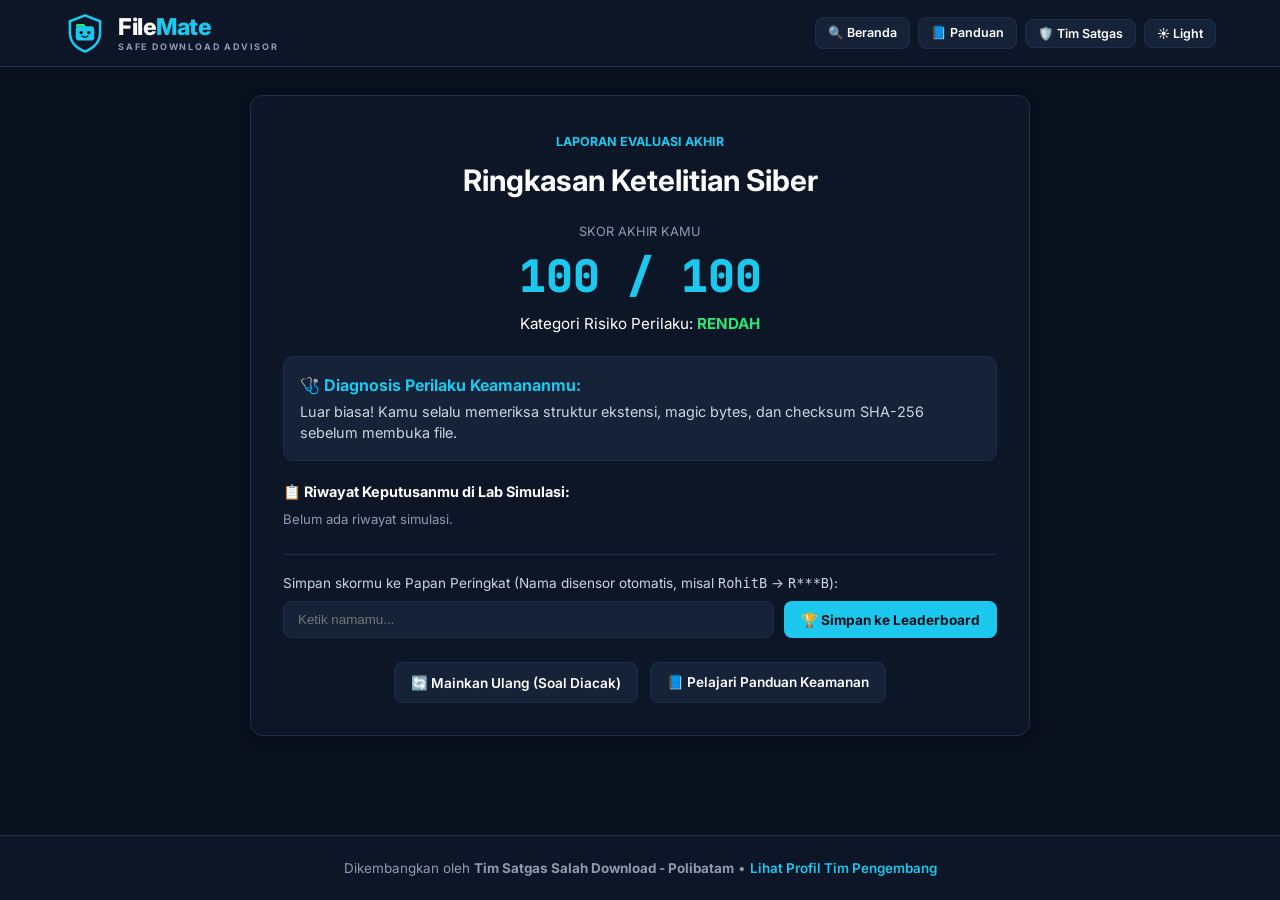
<file: page/result.html>
<!DOCTYPE html>
<html lang="id" data-theme="dark">
<head>
    <meta charset="UTF-8">
    <meta name="viewport" content="width=device-width, initial-scale=1.0">
    <title>Hasil Evaluasi — FileMate</title>
    <link rel="stylesheet" href="../tampilan/css/style.css">
</head>
<body>

    <nav class="navbar">
        <a href="index.html" class="filemate-logo">
            <svg width="42" height="42" viewBox="0 0 100 100" xmlns="http://www.w3.org/2000/svg">
                <path class="logo-ShieldPath" d="M50 8 L86 22 V48 C86 71 70 86 50 94 C30 86 14 71 14 48 V22 L50 8 Z" stroke-width="6" stroke-linejoin="round"/>
                <path class="logo-FolderTab" d="M28 33 C28 30.5 30 28.5 32.5 28.5 H46 C48 28.5 49.5 30 50.5 32 L52 35 H28 V33 Z"/>
                <rect class="logo-FolderBody" x="28" y="34" width="44" height="34" rx="8"/>
                <circle class="logo-Eye" cx="41" cy="49" r="4"/>
                <circle class="logo-Eye" cx="59" cy="49" r="4"/>
                <path class="logo-Mouth" d="M43 57 Q50 63 57 57" stroke-width="3.5" stroke-linecap="round"/>
            </svg>
            <div class="logo-text-wrap">
                <div class="logo-title"><span class="part-file">File</span><span class="part-mate">Mate</span></div>
                <div class="logo-subtitle">SAFE DOWNLOAD ADVISOR</div>
            </div>
        </a>
        <div class="nav-actions">
            <a href="index.html" class="btn btn-ghost btn-sm">🔍 Beranda</a>
            <a href="guide.html" class="btn btn-ghost btn-sm">📘 Panduan</a>
            <button class="btn btn-ghost btn-sm" onclick="openTeamCredits()">🛡️ Tim Satgas</button>
            <button class="btn btn-ghost btn-sm" id="themeToggle" onclick="toggleTheme()">☀️ Light</button>
        </div>
    </nav>

    <main class="container" style="max-width: 780px;">
        <div class="panel" style="padding: 32px;">
            <div style="text-align: center;">
                <span style="font-size: 0.78rem; font-weight: 700; color: var(--accent); text-transform: uppercase;">Laporan Evaluasi Akhir</span>
                <h1 style="font-size: 1.85rem; margin-top: 6px;">Ringkasan Ketelitian Siber</h1>
                
                <div style="margin: 20px 0;">
                    <div style="font-size: 0.8rem; color: var(--text-muted);">SKOR AKHIR KAMU</div>
                    <div class="mono" id="displayScore" style="font-size: 2.8rem; font-weight: 800; color: var(--accent);">100 / 100</div>
                    <div id="riskCategoryBadge" style="margin-top: 4px; font-size: 0.95rem;"></div>
                </div>
            </div>

            <div style="background: var(--bg-subtle); padding: 16px; border-radius: 10px; border: 1px solid var(--border-color); margin-top: 16px;">
                <strong style="display: block; margin-bottom: 4px; color: var(--accent);">🩺 Diagnosis Perilaku Keamananmu:</strong>
                <p id="diagnosisText" style="font-size: 0.9rem; color: var(--text-secondary);"></p>
            </div>

            <div style="margin-top: 20px;">
                <strong style="font-size: 0.9rem; display: block; margin-bottom: 8px;">📋 Riwayat Keputusanmu di Lab Simulasi:</strong>
                <div id="historyReviewList" style="display: flex; flex-direction: column; gap: 6px; max-height: 220px; overflow-y: auto; padding-right: 4px;"></div>
            </div>

            <div style="margin-top: 24px; padding-top: 18px; border-top: 1px solid var(--border-color);">
                <label style="font-size: 0.85rem; color: var(--text-secondary); display: block; margin-bottom: 8px;">
                    Simpan skormu ke Papan Peringkat (Nama disensor otomatis, misal <code>RohitB</code> &rarr; <code>R***B</code>):
                </label>
                <div style="display: flex; gap: 10px; flex-wrap: wrap;">
                    <input type="text" id="finalUsername" placeholder="Ketik namamu..." maxlength="20" style="flex: 1; min-width: 200px; padding: 10px 14px; border-radius: 8px; border: 1px solid var(--border-color); background: var(--bg-subtle); color: var(--text-primary);">
                    <button class="btn btn-primary" onclick="saveScoreAndOpenFeedback()">🏆 Simpan ke Leaderboard</button>
                </div>
            </div>

            <div style="margin-top: 24px; display: flex; justify-content: center; gap: 12px; flex-wrap: wrap;">
                <button type="button" class="btn btn-ghost" onclick="confirmRestartSimulation()">🔄 Mainkan Ulang (Soal Diacak)</button>
                <a href="guide.html" class="btn btn-ghost">📘 Pelajari Panduan Keamanan</a>
            </div>
        </div>
    </main>

    <div class="modal-backdrop" id="modalBackdrop">
        <div class="modal-card" id="modalCard">
            <div style="display: flex; justify-content: space-between; align-items: center; border-bottom: 1px solid var(--border-color); padding-bottom: 12px; margin-bottom: 16px;">
                <h3 id="modalTitle" style="font-size: 1.05rem;"></h3>
                <button class="btn btn-ghost btn-sm" onclick="closeModal()">✕</button>
            </div>
            <div id="modalContent"></div>
        </div>
    </div>

    <footer class="site-footer">
        Dikembangkan oleh <strong>Tim Satgas Salah Download - Polibatam</strong> &bull; 
        <a href="javascript:void(0)" onclick="openTeamCredits()" style="color: var(--accent); text-decoration: none; font-weight: 600;">Lihat Profil Tim Pengembang</a>
    </footer>

    <script src="../tampilan/js/scenario_data.js"></script>
    <script src="../tampilan/js/main.js"></script>
    <script>
        const score = parseInt(localStorage.getItem('filemate_final_score') || '100');
        const secs = parseInt(localStorage.getItem('filemate_seconds') || '60');
        const mistakes = JSON.parse(localStorage.getItem('filemate_mistakes') || '{"SPOOFING":0,"HASH":0,"FATIGUE":0,"IMPULSIVE":0}');
        const historyLog = JSON.parse(localStorage.getItem('filemate_history') || '[]');
        let currentMaskedUser = 'A***M';

        document.getElementById('displayScore').textContent = `${score} / 100`;

        const riskCategory = score <= 50 ? 'TINGGI' : (score <= 80 ? 'SEDANG' : 'RENDAH');
        const badgeColor = score <= 50 ? 'var(--danger)' : (score <= 80 ? 'var(--warning)' : 'var(--safe)');
        document.getElementById('riskCategoryBadge').innerHTML = `Kategori Risiko Perilaku: <strong style="color: ${badgeColor};">${riskCategory}</strong>`;

        let diag = "Luar biasa! Kamu selalu memeriksa struktur ekstensi, magic bytes, dan checksum SHA-256 sebelum membuka file.";
        if (mistakes.SPOOFING > 0) {
            diag = "Kamu masih rentan terkecoh oleh penyamaran ekstensi ganda atau file gambar (.jpg) yang memiliki header program eksekusi.";
        } else if (mistakes.HASH > 0) {
            diag = "Kamu kurang teliti mencocokkan nilai integritas SHA-256 dengan checksum resmi developer.";
        } else if (mistakes.FATIGUE > 0) {
            diag = "Kamu mengalami penurunan ketelitian (Awareness Fatigue) saat memeriksa 10 file sekaligus.";
        }
        document.getElementById('diagnosisText').textContent = diag;

        const histContainer = document.getElementById('historyReviewList');
        if (historyLog.length === 0) {
            histContainer.innerHTML = `<span style="font-size: 0.82rem; color: var(--text-muted);">Belum ada riwayat simulasi.</span>`;
        } else {
            historyLog.forEach(h => {
                histContainer.innerHTML += `
                    <div style="display: flex; justify-content: space-between; padding: 8px 12px; background: var(--bg-subtle); border-radius: 6px; font-size: 0.82rem;">
                        <span class="mono">Kasus ${h.stage}: <strong>${escapeHTML(h.file)}</strong></span>
                        <span style="color: ${h.correct ? 'var(--safe)' : 'var(--danger)'}; font-weight: 600;">${escapeHTML(h.note)}</span>
                    </div>
                `;
            });
        }

        // === [ZONA MIGRASI BACKEND 4 - TUGAS KAYSAN & YAZID]: Kirim POST ke `/api/submit-score` & `/api/submit-feedback` ===
        function saveScoreAndOpenFeedback() {
            const rawInput = document.getElementById('finalUsername').value.trim() || 'Anonim';
            const cleanRaw = rawInput.replace(/[<>"'&]/g, '');
            currentMaskedUser = cleanRaw.length > 1 ? `${cleanRaw[0].toUpperCase()}***${cleanRaw[cleanRaw.length - 1].toUpperCase()}` : `${cleanRaw.toUpperCase()}***`;
            const timeStr = `${String(Math.floor(secs / 60)).padStart(2, '0')}:${String(secs % 60).padStart(2, '0')}`;

            const defaultLb = [
                { name: "R****T", score: 95, time: "01:12", risk: "RENDAH" },
                { name: "F****N", score: 90, time: "01:28", risk: "RENDAH" },
                { name: "K****N", score: 85, time: "01:45", risk: "RENDAH" },
                { name: "Y****D", score: 75, time: "02:05", risk: "SEDANG" }
            ];
            let lb = JSON.parse(localStorage.getItem('filemate_leaderboard') || JSON.stringify(defaultLb));
            lb.push({ name: currentMaskedUser, score: score, time: timeStr, risk: riskCategory });
            lb.sort((a, b) => b.score - a.score || a.time.localeCompare(b.time));
            localStorage.setItem('filemate_leaderboard', JSON.stringify(lb));

            document.getElementById('modalTitle').innerHTML = `💬 Bantu Kami Lebih Baik! (Skor ${escapeHTML(currentMaskedUser)} Tersimpan)`;
            document.getElementById('modalContent').innerHTML = `
                <p style="font-size: 0.88rem; color: var(--text-secondary); margin-bottom: 12px;">
                    Skormu (<strong>${score} Pts</strong>) sudah tercatat di Papan Peringkat! Sebelum kembali ke beranda, boleh berikan <strong>saran atau masukanmu</strong> mengenai simulasi FileMate ini?
                </p>
                <textarea id="userFeedbackInput" rows="4" maxlength="300" placeholder="Tulis saran atau masukanmu di sini (misal: tampilannya mudah dipahami, atau tambahkan variasi soal lain)..." style="width: 100%; padding: 10px 12px; border-radius: 8px; border: 1px solid var(--border-color); background: var(--bg-subtle); color: var(--text-primary); font-family: inherit; font-size: 0.88rem; resize: vertical;"></textarea>
                <div style="display: flex; justify-content: flex-end; gap: 10px; margin-top: 14px;">
                    <button class="btn btn-ghost btn-sm" onclick="window.location.href='index.html'">Lewati</button>
                    <button class="btn btn-primary btn-sm" onclick="submitUserFeedback()">🚀 Kirim Masukan &amp; Ke Beranda</button>
                </div>
            `;
            document.getElementById('modalBackdrop').classList.add('open');
        }

        function submitUserFeedback() {
            const rawMsg = document.getElementById('userFeedbackInput').value.trim();
            const cleanMsg = rawMsg.replace(/[<>]/g, '');
            if (cleanMsg) {
                const feedbacks = JSON.parse(localStorage.getItem('filemate_feedbacks') || '[]');
                const now = new Date().toLocaleString('id-ID', { dateStyle: 'short', timeStyle: 'short' });
                feedbacks.push({
                    user: currentMaskedUser,
                    score: score,
                    date: now,
                    message: cleanMsg
                });
                localStorage.setItem('filemate_feedbacks', JSON.stringify(feedbacks));
            }
            window.location.href = 'index.html';
        }
    </script>
</body>
</html>
</file>
<file: tampilan/css/style.css>
@import url('https://fonts.googleapis.com/css2?family=Inter:wght@400;500;600;700;800&family=JetBrains+Mono:wght@400;500;600&display=swap');

:root[data-theme="light"] {
    --bg-main: #F4F7FA;
    --bg-surface: #FFFFFF;
    --bg-subtle: #EDF2F7;
    --bg-hover: #E2E8F0;
    --text-primary: #0D1627;
    --text-secondary: #334155;
    --text-muted: #64748B;
    --border-color: #CBD5E1;
    --logo-shield-stroke: #0D1627;
    --logo-folder-body: #0E86A8;
    --logo-folder-tab: #18B259;
    --logo-text-file: #0D1627;
    --logo-text-mate: #0E86A8;
    --logo-subtext: #5A6B82;
    --accent: #0E86A8;
    --accent-hover: #0A6985;
    --accent-soft: rgba(14, 134, 168, 0.1);
    --safe: #16A34A;
    --safe-soft: rgba(22, 163, 74, 0.12);
    --danger: #DC2626;
    --danger-soft: rgba(220, 38, 38, 0.12);
    --warning: #D97706;
    --warning-soft: rgba(217, 119, 6, 0.12);
    --shadow-sm: 0 2px 6px rgba(13, 22, 39, 0.06);
    --shadow-md: 0 12px 32px rgba(13, 22, 39, 0.14);
}

:root[data-theme="dark"] {
    --bg-main: #09101D;
    --bg-surface: #0D1627;
    --bg-subtle: #152238;
    --bg-hover: #1E2F4D;
    --text-primary: #FFFFFF;
    --text-secondary: #CBD5E1;
    --text-muted: #8E9BAE;
    --border-color: #1E2F4D;
    --logo-shield-stroke: #1CC8EE;
    --logo-folder-body: #1CC8EE;
    --logo-folder-tab: #2CE574;
    --logo-text-file: #FFFFFF;
    --logo-text-mate: #1CC8EE;
    --logo-subtext: #8E9BAE;
    --accent: #1CC8EE;
    --accent-hover: #0FA6C8;
    --accent-soft: rgba(28, 200, 238, 0.12);
    --safe: #2CE574;
    --safe-soft: rgba(44, 229, 116, 0.14);
    --danger: #F87171;
    --danger-soft: rgba(248, 113, 113, 0.15);
    --warning: #FBBF24;
    --warning-soft: rgba(251, 191, 36, 0.15);
    --shadow-sm: 0 2px 8px rgba(0, 0, 0, 0.35);
    --shadow-md: 0 14px 38px rgba(0, 0, 0, 0.6);
}

* {
    margin: 0;
    padding: 0;
    box-sizing: border-box;
}

html, body {
    overflow-x: hidden;
    width: 100%;
}

body {
    background-color: var(--bg-main);
    color: var(--text-primary);
    font-family: 'Inter', -apple-system, BlinkMacSystemFont, sans-serif;
    line-height: 1.5;
    min-height: 100vh;
    display: flex;
    flex-direction: column;
    transition: background-color 0.2s ease, color 0.2s ease;
}

.mono {
    font-family: 'JetBrains Mono', monospace;
}

.navbar {
    background: var(--bg-surface);
    border-bottom: 1px solid var(--border-color);
    padding: 12px 5%;
    display: flex;
    justify-content: space-between;
    align-items: center;
    gap: 12px;
    position: sticky;
    top: 0;
    z-index: 100;
}

.filemate-logo, .brand {
    display: inline-flex;
    align-items: center;
    gap: 12px;
    text-decoration: none;
    flex-shrink: 0;
}

.filemate-logo svg, .brand svg {
    width: 42px !important;
    height: 42px !important;
    min-width: 42px;
    flex-shrink: 0;
    display: block;
}

.logo-ShieldPath {
    stroke: var(--logo-shield-stroke);
    fill: none !important;
    transition: stroke 0.2s ease;
}

.logo-FolderTab {
    fill: var(--logo-folder-tab) !important;
    stroke: none !important;
}

.logo-FolderBody {
    fill: var(--logo-folder-body) !important;
    stroke: none !important;
}

.logo-Eye, .logo-EyeMouth {
    fill: var(--bg-surface) !important;
    stroke: none !important;
}

.logo-Mouth {
    fill: none !important;
    stroke: var(--bg-surface) !important;
}

.logo-text-wrap {
    display: flex;
    flex-direction: column;
    line-height: 1.05;
}

.logo-title {
    font-size: 1.45rem;
    font-weight: 800;
    letter-spacing: -0.5px;
}

.logo-title .part-file {
    color: var(--logo-text-file);
}

.logo-title .part-mate {
    color: var(--logo-text-mate);
}

.logo-subtitle {
    font-size: 0.56rem;
    font-weight: 700;
    letter-spacing: 1.8px;
    color: var(--logo-subtext);
    margin-top: 3px;
    text-transform: uppercase;
}

.nav-actions {
    display: flex;
    align-items: center;
    justify-content: flex-end;
    gap: 8px;
    flex-wrap: wrap;
}

.container {
    width: 92%;
    max-width: 1100px;
    margin: 28px auto;
    flex: 1;
}

.panel {
    background: var(--bg-surface);
    border: 1px solid var(--border-color);
    border-radius: 12px;
    padding: 24px;
    box-shadow: var(--shadow-sm);
    max-width: 100%;
}

.btn {
    font-family: 'Inter', sans-serif;
    font-size: 0.85rem;
    font-weight: 600;
    padding: 9px 16px;
    border-radius: 8px;
    border: 1px solid transparent;
    cursor: pointer;
    display: inline-flex;
    align-items: center;
    justify-content: center;
    gap: 8px;
    text-decoration: none;
    white-space: nowrap;
    transition: all 0.16s ease;
}

.btn-primary {
    background: var(--accent);
    color: #fff;
}

:root[data-theme="dark"] .btn-primary {
    color: #09101D;
    font-weight: 700;
}

.btn-primary:hover {
    background: var(--accent-hover);
    color: #fff;
}

.btn-ghost {
    background: var(--bg-subtle);
    color: var(--text-primary);
    border-color: var(--border-color);
}

.btn-ghost:hover {
    background: var(--bg-hover);
}

.btn-safe {
    background: var(--safe-soft);
    color: var(--safe);
    border-color: rgba(44, 229, 116, 0.3);
}

.btn-safe:hover {
    background: var(--safe);
    color: #09101D;
}

.btn-danger {
    background: var(--danger-soft);
    color: var(--danger);
    border-color: rgba(248, 113, 113, 0.3);
}

.btn-danger:hover {
    background: var(--danger);
    color: #fff;
}

.btn-sm {
    padding: 6px 12px;
    font-size: 0.78rem;
}

.dropzone {
    border: 2px dashed var(--border-color);
    background: var(--bg-subtle);
    border-radius: 12px;
    padding: 32px 20px;
    text-align: center;
    cursor: pointer;
    transition: all 0.2s ease;
    margin-top: 16px;
}

.dropzone:hover, .dropzone.dragover {
    border-color: var(--accent);
    background: var(--accent-soft);
}

.xray-box {
    background: var(--bg-subtle);
    border: 1px solid var(--border-color);
    border-radius: 10px;
    padding: 16px;
    margin: 14px 0;
    position: relative;
    overflow: hidden;
    word-break: break-word;
}

.xray-scanline {
    position: absolute;
    top: 0;
    left: -100%;
    width: 60%;
    height: 100%;
    background: linear-gradient(90deg, transparent, var(--accent-soft), transparent);
    animation: scanMove 1.8s infinite ease-in-out;
    pointer-events: none;
}

@keyframes scanMove {
    0% { left: -60%; }
    100% { left: 100%; }
}

.ext-badge {
    display: inline-block;
    padding: 2px 8px;
    border-radius: 5px;
    font-weight: 600;
    margin-left: 2px;
}

.ext-fake {
    background: var(--warning-soft);
    color: var(--warning);
    text-decoration: line-through;
}

.ext-danger {
    background: var(--danger-soft);
    color: var(--danger);
    border: 1px solid var(--danger);
}

.ext-safe {
    background: var(--safe-soft);
    color: var(--safe);
    border: 1px solid var(--safe);
}

.explorer-frame {
    border: 1px solid var(--border-color);
    border-radius: 10px;
    overflow: hidden;
    margin-top: 18px;
}

.explorer-header {
    background: var(--bg-subtle);
    padding: 10px 16px;
    border-bottom: 1px solid var(--border-color);
    display: flex;
    justify-content: space-between;
    align-items: center;
    flex-wrap: wrap;
    gap: 8px;
    font-size: 0.82rem;
    color: var(--text-secondary);
    word-break: break-all;
}

.file-item {
    display: flex;
    justify-content: space-between;
    align-items: center;
    flex-wrap: wrap;
    gap: 12px;
    padding: 14px 16px;
    background: var(--bg-surface);
    border-bottom: 1px solid var(--border-color);
}

.file-item > div:first-child {
    min-width: 0;
    flex: 1 1 240px;
    word-break: break-word;
}

.file-item:last-child {
    border-bottom: none;
}

.file-item:hover {
    background: var(--bg-subtle);
}

.file-status-tag {
    font-size: 0.78rem;
    font-weight: 600;
    padding: 5px 10px;
    border-radius: 6px;
    display: inline-block;
    text-align: center;
}

/* Modal Clean & Smooth */
.modal-backdrop {
    position: fixed;
    inset: 0;
    background: rgba(6, 11, 20, 0.72);
    backdrop-filter: blur(4px);
    display: none;
    align-items: center;
    justify-content: center;
    z-index: 999;
    padding: 16px;
}

.modal-backdrop.open {
    display: flex;
    animation: fadeBackdrop 0.18s ease forwards;
}

@keyframes fadeBackdrop {
    from { opacity: 0; }
    to { opacity: 1; }
}

.modal-card {
    background: var(--bg-surface);
    border: 1px solid var(--border-color);
    border-radius: 12px;
    width: 100%;
    max-width: 560px;
    padding: 24px;
    box-shadow: var(--shadow-md);
    max-height: 88vh;
    overflow-y: auto;
    animation: modalSpring 0.22s cubic-bezier(0.16, 1, 0.3, 1) forwards;
}

@keyframes modalSpring {
    0% { opacity: 0; transform: translateY(10px) scale(0.98); }
    100% { opacity: 1; transform: translateY(0) scale(1); }
}

/* Layout 3 Tombol di Footer Modal Maintainer */
.maintainer-footer-actions {
    display: flex;
    justify-content: space-between;
    align-items: center;
    flex-wrap: wrap;
    gap: 10px;
    padding-top: 14px;
    border-top: 1px solid var(--border-color);
}

.maintainer-reset-group {
    display: flex;
    align-items: center;
    flex-wrap: wrap;
    gap: 8px;
}

.modal-actions-responsive {
    display: flex;
    justify-content: flex-end;
    flex-wrap: wrap;
    gap: 10px;
    margin-top: 18px;
    padding-top: 14px;
    border-top: 1px solid var(--border-color);
}

@keyframes shakeScreen {
    0%, 100% { transform: translateX(0); }
    20%, 60% { transform: translateX(-6px); }
    40%, 80% { transform: translateX(6px); }
}

.malware-triggered, .shake-error {
    animation: shakeScreen 0.35s ease;
    border-color: var(--danger) !important;
}

.hash-char-match {
    color: var(--safe);
}

.hash-char-diff {
    background: var(--danger);
    color: #fff;
    padding: 0 2px;
    border-radius: 3px;
}

.grid-2 {
    display: grid;
    grid-template-columns: minmax(0, 1.35fr) minmax(0, 0.65fr);
    gap: 24px;
}

.scan-progress-wrap {
    background: var(--bg-subtle);
    border: 1px solid var(--border-color);
    border-radius: 8px;
    height: 10px;
    overflow: hidden;
    margin: 12px 0;
}

.scan-progress-bar {
    height: 100%;
    width: 0%;
    background: var(--accent);
    transition: width 0.25s ease;
}

@keyframes popReveal {
    0% { opacity: 0; transform: translateY(6px) scale(0.97); }
    100% { opacity: 1; transform: translateY(0) scale(1); }
}

.reveal-anim {
    animation: popReveal 0.25s cubic-bezier(0.16, 1, 0.3, 1) forwards;
}

.feedback-drawer {
    margin-top: 22px;
    padding: 20px;
    border-radius: 10px;
    background: var(--bg-subtle);
    border-left: 4px solid var(--accent);
    display: none;
}

.feedback-drawer.show {
    display: block;
    animation: popReveal 0.3s ease forwards;
}

.guide-card {
    background: var(--bg-surface);
    border: 1px solid var(--border-color);
    border-radius: 12px;
    padding: 24px;
    margin-bottom: 20px;
    overflow-x: auto;
}

/* Clean IDE Terminal Look */
.cmd-box {
    background: #060B14;
    color: #E2E8F0;
    padding: 12px 16px;
    border-radius: 8px;
    border: 1px solid #1E2F4D;
    font-size: 0.85rem;
    margin: 10px 0 6px 0;
    display: flex;
    justify-content: space-between;
    align-items: center;
    gap: 12px;
    overflow-x: auto;
}

.cmd-box > div {
    min-width: 0;
    word-break: break-all;
}

.cmd-prompt {
    color: #475569;
    user-select: none;
    margin-right: 8px;
}

.cmd-verb {
    color: #38BDF8;
    font-weight: 500;
}

.cmd-arg {
    color: #F8FAFC;
    border-bottom: 1px dotted #64748B;
    padding-bottom: 1px;
}

.cmd-hint {
    font-size: 0.76rem;
    color: var(--text-muted);
    margin-bottom: 8px;
}

.team-grid {
    display: grid;
    grid-template-columns: 1fr 1fr;
    gap: 12px;
    margin-top: 12px;
}

.member-card {
    background: var(--bg-subtle);
    border: 1px solid var(--border-color);
    border-radius: 10px;
    padding: 14px;
    transition: border-color 0.2s ease, transform 0.2s ease;
}

.member-card:hover {
    border-color: var(--accent);
    transform: translateY(-2px);
}

.role-badge {
    display: inline-block;
    font-size: 0.68rem;
    font-weight: 700;
    padding: 2px 8px;
    border-radius: 4px;
    background: var(--accent-soft);
    color: var(--accent);
    margin-bottom: 6px;
    text-transform: uppercase;
}

.ending-box {
    margin-top: 12px;
    padding: 14px;
    border-radius: 8px;
    font-size: 0.86rem;
    line-height: 1.55;
}

.ending-good {
    background: var(--safe-soft);
    border-left: 4px solid var(--safe);
}

.ending-bad {
    background: var(--danger-soft);
    border-left: 4px solid var(--danger);
}

.explain-pill {
    display: block;
    font-size: 0.76rem;
    color: var(--text-muted);
    margin-top: 2px;
}

.site-footer {
    text-align: center;
    padding: 22px 5%;
    margin-top: 48px;
    background: var(--bg-surface);
    border-top: 1px solid var(--border-color);
    font-size: 0.84rem;
    color: var(--text-muted);
}

.magic-table {
    width: 100%;
    min-width: 520px;
    border-collapse: collapse;
    margin-top: 12px;
    font-size: 0.84rem;
}

.magic-table th, .magic-table td {
    border: 1px solid var(--border-color);
    padding: 9px 12px;
    text-align: left;
}

.magic-table th {
    background: var(--bg-subtle);
    color: var(--accent);
    font-weight: 700;
}

.magic-table tr:nth-child(even) {
    background: rgba(255, 255, 255, 0.02);
}

.pin-input-clean {
    width: 100%;
    padding: 10px 14px;
    border-radius: 8px;
    border: 1px solid var(--border-color);
    background: var(--bg-subtle);
    color: var(--text-primary);
    font-family: 'JetBrains Mono', monospace;
    font-size: 0.9rem;
    outline: none;
    transition: border-color 0.15s ease;
}

.pin-input-clean:focus {
    border-color: var(--accent);
}

.toast-notify {
    position: fixed;
    bottom: 20px;
    right: 20px;
    left: auto;
    max-width: 380px;
    background: var(--bg-surface);
    color: var(--text-primary);
    border: 1px solid var(--border-color);
    border-left: 3px solid var(--accent);
    border-radius: 10px;
    padding: 12px 16px;
    box-shadow: var(--shadow-md);
    z-index: 1200;
    font-size: 0.83rem;
    line-height: 1.45;
    opacity: 0;
    transform: translateY(12px);
    transition: opacity 0.2s ease, transform 0.2s ease;
    pointer-events: none;
}

.toast-notify.show {
    opacity: 1;
    transform: translateY(0);
}

/* =========================================================
   RESPONSIVE BREAKPOINTS (TABLET & MOBILE DEVICES)
   ========================================================= */

@media (max-width: 900px) {
    .grid-2 {
        grid-template-columns: 1fr;
    }
}

@media (max-width: 640px) {
    .navbar {
        flex-direction: column;
        align-items: stretch;
        padding: 12px 4%;
        gap: 10px;
    }

    .filemate-logo {
        justify-content: center;
    }

    .nav-actions {
        justify-content: center;
        width: 100%;
        gap: 6px;
    }

    .nav-actions .btn-sm {
        flex: 1 1 auto;
        padding: 7px 10px;
        font-size: 0.75rem;
    }

    .container {
        width: 94%;
        margin: 18px auto;
    }

    .panel, .guide-card {
        padding: 16px;
    }

    h1 {
        font-size: 1.35rem !important;
    }

    h2 {
        font-size: 1.15rem !important;
    }

    /* Baris File di Lab Simulasi Rapi di HP */
    .file-item {
        flex-direction: column;
        align-items: flex-start;
        padding: 12px;
        gap: 10px;
    }

    .file-item > div:first-child {
        flex: 1 1 auto;
        width: 100%;
    }

    .file-item > div:last-child {
        width: 100%;
        display: grid !important;
        grid-template-columns: 1fr 1fr;
        gap: 6px !important;
    }

    .file-item > div:last-child .file-status-tag {
        grid-column: span 2;
        width: 100%;
    }

    /* Kotak Command di Guide */
    .cmd-box {
        flex-direction: column;
        align-items: stretch;
        gap: 8px;
    }

    .cmd-box .btn {
        width: 100%;
    }

    .team-grid {
        grid-template-columns: 1fr;
    }

    /* Modal & Tombol Maintainer di HP */
    .modal-card {
        padding: 18px;
        max-height: 92vh;
    }

    .maintainer-footer-actions {
        flex-direction: column;
        align-items: stretch;
    }

    .maintainer-reset-group {
        width: 100%;
        display: grid;
        grid-template-columns: 1fr 1fr;
    }

    .maintainer-footer-actions > .btn {
        width: 100%;
    }

    .toast-notify {
        left: 16px;
        right: 16px;
        bottom: 16px;
        max-width: none;
    }
}
</file>
